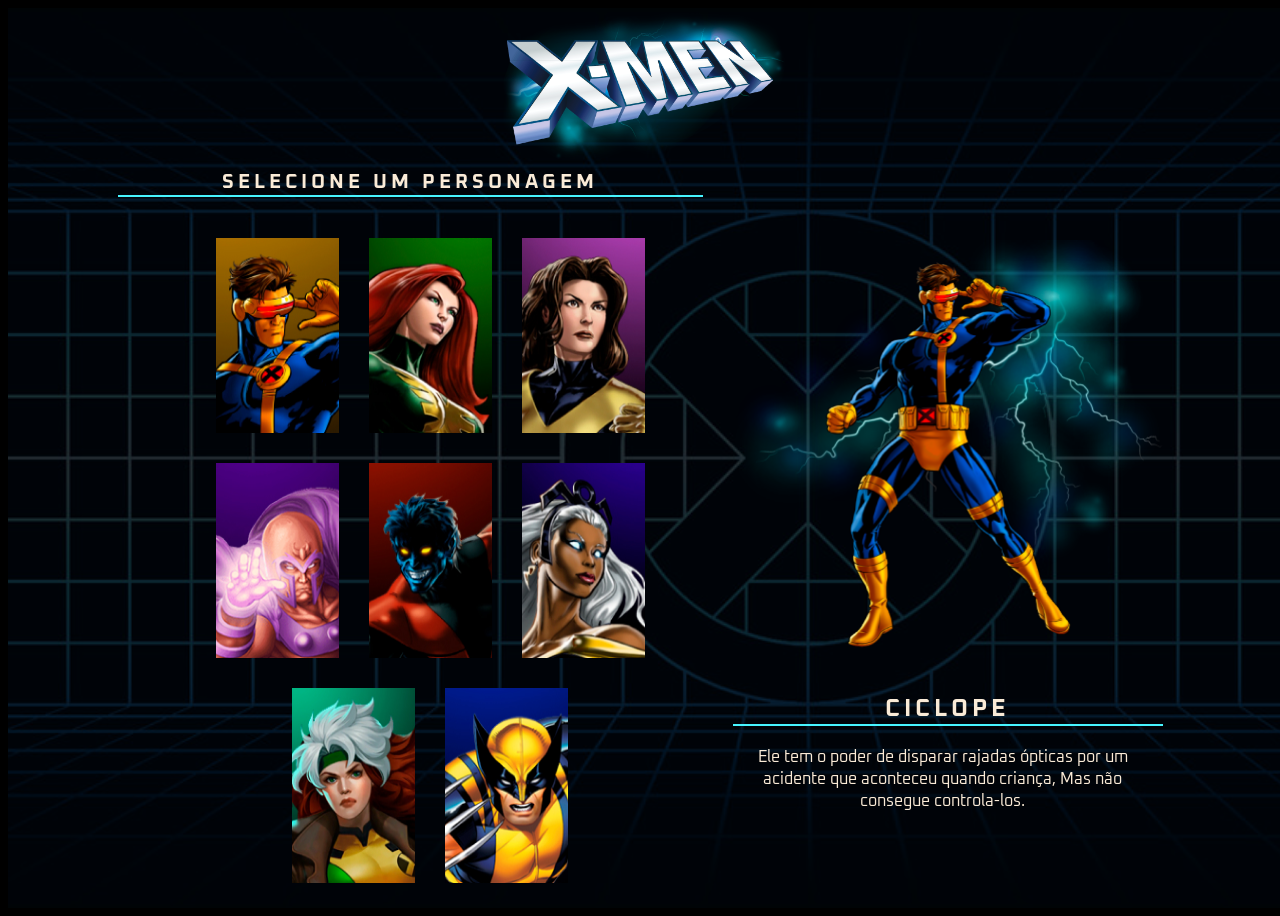
<file: index.html>
<!DOCTYPE html>
<html lang="pt-BR">

<head>
    <meta charset="UTF-8">
    <meta name="viewport" content="width=device-width, initial-scale=1.0">
    <title>Projeto X-men - Semana do zero ao programador contratado</title>
    <link rel="preconnect" href="https://fonts.googleapis.com">
    <link rel="preconnect" href="https://fonts.gstatic.com" crossorigin>
    <link href="https://fonts.googleapis.com/css2?family=Oxanium:wght@300;400;700&display=swap" rel="stylesheet">

    <link rel='stylesheet' href='./x-men/x-men/src/css/reset.css'>
    <link rel='stylesheet' href='./x-men/x-men/src/css/estilos.css'>
    <link rel='stylesheet' href='./x-men/x-men/src/css/responsivo.css'>
</head>

<body>
    <header class='cabecalho'>
        <img class='logo' src="./x-men/x-men/src/imagens/logo.svg" alt="Logo x-men">
    </header>

    <main class='selecao-de-personagens'>
        <section class='personagens'>
            <h1 class='titulo' style='font-family: oxanium;'>Selecione Um Personagem </h1>
            </ul>
            <ul class='lista-de-personagens'>
                <li class='personagem' id='ciclope' data-name="ciclope" data-description="Ele tem o poder de disparar rajadas ópticas
                 por um acidente que aconteceu com ele quando criança, mas não consegue controlá-los">
                    <img src="./x-men/x-men/src/imagens/card-ciclope.jpg" alt="personagem ciclope">
                </li>
                <li class='personagem' id='jean-grey' data-name="Jean Gray" data-description="Jean Grey é uma mutante nível ômega 
                e a principal avatar da Força Fênix, no qual manifesta poderes cósmicos. A telepatia e telecinese">
                    <img src="./x-men/x-men/src/imagens/card-jean-grey.jpg" alt="personagem Jean Gray">
                </li>
                <li class='personagem' id='lince-negra' data-name="Lince Negra" data-description="Ela tem o poder de atravessar matéria sólida,
                campos de energia,rajadas ópticas,continuando intacta,e também tem o poder de andar no ar">
                    <img src="./x-men/x-men/src/imagens/card-lince-negra.jpg" alt="personagem lince Negra">
                </li>
                <li class='personagem' id='magneto' data-name="Magneto" data-description="Ele tem o poder de magnetocinese, ou seja,
                controlar objetos de metal e criar campos magnéticos">
                    <img src="./x-men/x-men/src/imagens/card-magneto.jpg" alt="personagem Magneto">
                <li class='personagem' id='noturno' data-name="Noturno" data-description="Ele é um mutante que nasceu com cauda,
                orelhas pontudas e com o poder de se Teletransportar">
                    <img src="./x-men/x-men/src/imagens/card-noturno.jpg" alt="personagem Noturno">
                <li class='personagem' id='tempestade' data-name="Tempestade" data-description="Tem o poder de controlar as forças da natureza,
                muito poderosa ela pode produzir raios, chuvas, gelos, ventos, neblina, entre outros efeitos">
                    <img src="./x-men/x-men/src/imagens/card-tempestade.jpg" alt="personagem tempestade">
                <li class='personagem' id='vampira' data-name="Vampira" data-description="Ela tem o poder de absorver a vitalidade e memória das pessoas que toca
                ou no caso dos mutantes os poderes e a memória, mas só temporariamente">
                    <img src="./x-men/x-men/src/imagens/card-vampira.jpg" alt="personagem vampira">
                <li class='personagem' id='wolverine' data-name="Wolverine"
                    data-description="Poderes. Garras Metálicas. Fator de Cura Regenerativo, Super Agilidade.">
                    <img src="./x-men/x-men/src/imagens/card-wolverine.jpg" alt="personagem wolverine">
            </ul>
        </section>
        <section class='personagem-selecionado'>
            <img class='personagem-grande' src="./x-men/x-men/src/imagens/card-ciclope.png"
                alt="Personagem Selecionado">

            <div class='informacoes-personagem'>
                <h2 class='nome-personagem' id='nome-personagem'>ciclope</h2>
                <p class='descricao-personagem' id='descricao-personagem'>Ele tem o poder
                    de disparar rajadas ópticas por um acidente que aconteceu quando criança,
                    Mas não consegue controla-los.</p>
            </div>
        </section>
    </main>
    <script src='./src/js/index.js'></script>
</body>

</html>
</file>
<file: x-men/x-men/src/css/estilos.css>
body{
    font-family: 'oxanium', cursive;
    background: #000000;  
}

body::before{
    content: '';
    background-image: url(../imagens/bg-desktop.jpg);
    background-repeat: no-repeat;
    background-size: cover;
    width: 100%;
    height: 100%;
    position: absolute;
    z-index: -1;
    opacity: 0.2;
}
h1{
    color: antiquewhite;
}

h2{
    color: antiquewhite;
}

p{
    color: antiquewhite;
}

.cabecalho{
    display: flex;
    justify-content: center;
}

.selecao-de-personagens{
    display: flex;
    flex-direction: row;
    align-items: center;
    gap: 30px;
    min-height: calc(100vh - 152px);
    justify-content: center;
}

.selecao-de-personagens .lista-de-personagens{
    display: flex;
    flex-wrap: wrap;
    gap: 30px;
    justify-content: center;
}

.selecao-de-personagens .personagens{
    display: flex;
    flex-direction: column;
    align-items: center;
    max-width: 585px;
    gap: 25px;
}

.selecao-de-personagens .personagens .titulo{
    font-size: 20px;
    letter-spacing: 4px;
    text-transform: uppercase;
    border-bottom: 2px solid #47f4ff;
    width: 100%;
    text-align: center;
}

.lista-de-personagens .personagem img{
    width: 100%;
    height: 100%;
}

.lista-de-personagens .personagem.selecionado{
    box-shadow: 0px 0px 24px 5px #0271f7;
}

.personagem-selecionado{
    text-align: center;
    max-width: 530px;
}

.personagem-selecionado .personagem-grande{
    width: 430px;
    height: 430px;
}

.personagem-selecionado .nome-personagem{
    border-bottom: 2px solid #47f4ff;
    letter-spacing: 4px;
    text-transform: uppercase;
}

.personagem-selecionado .descricao-personagem{
    font-size: 16px;
    line-height: 22px;
    text-align: center;
    margin-top: 20px;
    width: 420px;
}
</file>
<file: x-men/x-men/src/css/responsivo.css>
@media (max-width: 1120px){
    .cabecalho .logo{
        max-width: 190px; 
    }

    .selecao-de-personagens{
        flex-direction: column-reverse;
        max-width: 430px;
        margin: 0 auto;
    }

    .selecao-de-personagens .personagens{
        margin-top: 37px;
    }

    .selecao-de-personagens .personagens .titulo{
        font-size: 15px;
    }

    .selecao-de-personagens .lista-de-personagens{
        gap: 9px
    }

    .selecao-de-personagens .personagem img{
        width: 80px;
    }

    .personagem-selecionado .personagem-grande{
        width: 350px;
        height: 350px;
    }

    .personagem-selecionado .descricao-personagem{
        width: 80%;
        font-size: 16px;
        margin: 20px auto;
    }
}
</file>
<file: x-men/x-men/x-men/src/css/estilos.css>
body{
    font-family: 'oxanium', cursive;
    background: #000000;  
}

body::before{
    content: '';
    background-image: url(../imagens/bg-desktop.jpg);
    background-repeat: no-repeat;
    background-size: cover;
    width: 100%;
    height: 100%;
    position: absolute;
    z-index: -1;
    opacity: 0.2;
}
h1{
    color: antiquewhite;
}

h2{
    color: antiquewhite;
}

p{
    color: antiquewhite;
}

.cabecalho{
    display: flex;
    justify-content: center;
}

.selecao-de-personagens{
    display: flex;
    flex-direction: row;
    align-items: center;
    gap: 30px;
    min-height: calc(100vh - 152px);
    justify-content: center;
}

.selecao-de-personagens .lista-de-personagens{
    display: flex;
    flex-wrap: wrap;
    gap: 30px;
    justify-content: center;
}

.selecao-de-personagens .personagens{
    display: flex;
    flex-direction: column;
    align-items: center;
    max-width: 585px;
    gap: 25px;
}

.selecao-de-personagens .personagens .titulo{
    font-size: 20px;
    letter-spacing: 4px;
    text-transform: uppercase;
    border-bottom: 2px solid #47f4ff;
    width: 100%;
    text-align: center;
}

.lista-de-personagens .personagem img{
    width: 100%;
    height: 100%;
}

.lista-de-personagens .personagem.selecionado{
    box-shadow: 0px 0px 24px 5px #0271f7;
}

.personagem-selecionado{
    text-align: center;
    max-width: 530px;
}

.personagem-selecionado .personagem-grande{
    width: 430px;
    height: 430px;
}

.personagem-selecionado .nome-personagem{
    border-bottom: 2px solid #47f4ff;
    letter-spacing: 4px;
    text-transform: uppercase;
}

.personagem-selecionado .descricao-personagem{
    font-size: 16px;
    line-height: 22px;
    text-align: center;
    margin-top: 20px;
    width: 420px;
}
</file>
<file: x-men/x-men/x-men/src/css/responsivo.css>
@media (max-width: 1120px){
    .cabecalho .logo{
        max-width: 190px; 
    }

    .selecao-de-personagens{
        flex-direction: column-reverse;
        max-width: 430px;
        margin: 0 auto;
    }

    .selecao-de-personagens .personagens{
        margin-top: 37px;
    }

    .selecao-de-personagens .personagens .titulo{
        font-size: 15px;
    }

    .selecao-de-personagens .lista-de-personagens{
        gap: 9px
    }

    .selecao-de-personagens .personagem img{
        width: 80px;
    }

    .personagem-selecionado .personagem-grande{
        width: 350px;
        height: 350px;
    }

    .personagem-selecionado .descricao-personagem{
        width: 80%;
        font-size: 16px;
        margin: 20px auto;
    }
}
</file>
